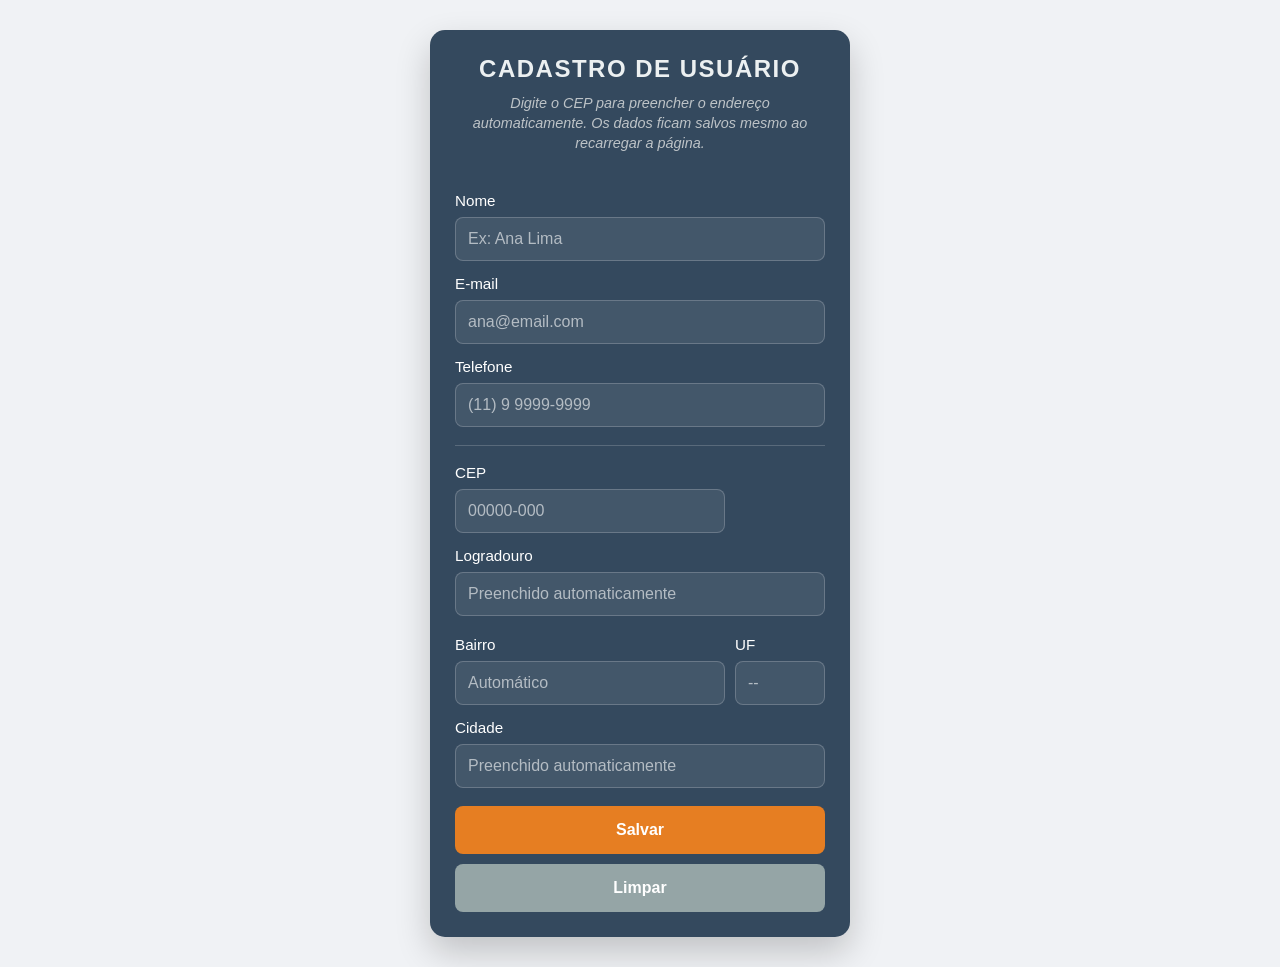
<file: Tarefa-M9-Formulario-Cadastro/index.html>
<!DOCTYPE html>
<html lang="pt-BR">
<head>
    <meta charset="UTF-8" />
    <meta name="viewport" content="width=device-width, initial-scale=1.0" />
    <title>Cadastro de Usuário</title>
    <link rel="stylesheet" href="styles.css" />
</head>
<body>
    <main class="card">
        <header>
            <h1>Cadastro de Usuário</h1>
            <p class="instrucao">
                Digite o CEP para preencher o endereço automaticamente. Os dados ficam salvos mesmo ao recarregar a página.
            </p>
        </header>

        <form id="form-cadastro">
            <fieldset>
                <legend>Dados</legend>

                <label for="nome">Nome</label>
                <input id="nome" name="nome" type="text" placeholder="Ex: Ana Lima" required />

                <label for="email">E-mail</label>
                <input id="email" name="email" type="email" placeholder="ana@email.com" required />

                <label for="telefone">Telefone</label>
                <input id="telefone" name="telefone" type="text" placeholder="(11) 9 9999-9999" required />

                <hr class="divisor" />

                <label for="cep">CEP</label>
                <div class="campo-cep">
                    <input id="cep" name="cep" type="text" placeholder="00000-000" maxlength="9" required />
                    <span id="cep-status" aria-live="polite"></span>
                </div>

                <label for="logradouro">Logradouro</label>
                <input id="logradouro" name="logradouro" type="text" placeholder="Preenchido automaticamente" />

                <div class="linha-dois">
                    <div class="campo-bairro">
                        <label for="bairro">Bairro</label>
                        <input id="bairro" name="bairro" type="text" placeholder="Automático" />
                    </div>
                    <div class="campo-uf">
                        <label for="uf">UF</label>
                        <input id="uf" name="uf" type="text" placeholder="--" maxlength="2" />
                    </div>
                </div>

                <label for="localidade">Cidade</label>
                <input id="localidade" name="localidade" type="text" placeholder="Preenchido automaticamente" />

                <div class="botoes">
                    <button type="submit">Salvar</button>
                    <button type="button" id="btn-limpar" class="botao-secundario">Limpar</button>
                </div>
            </fieldset>
        </form>

        <div id="msg-sucesso" class="msg-sucesso" hidden>
            Dados salvos com sucesso!
        </div>
    </main>

    <script src="scripts.js"></script>
</body>
</html>
</file>
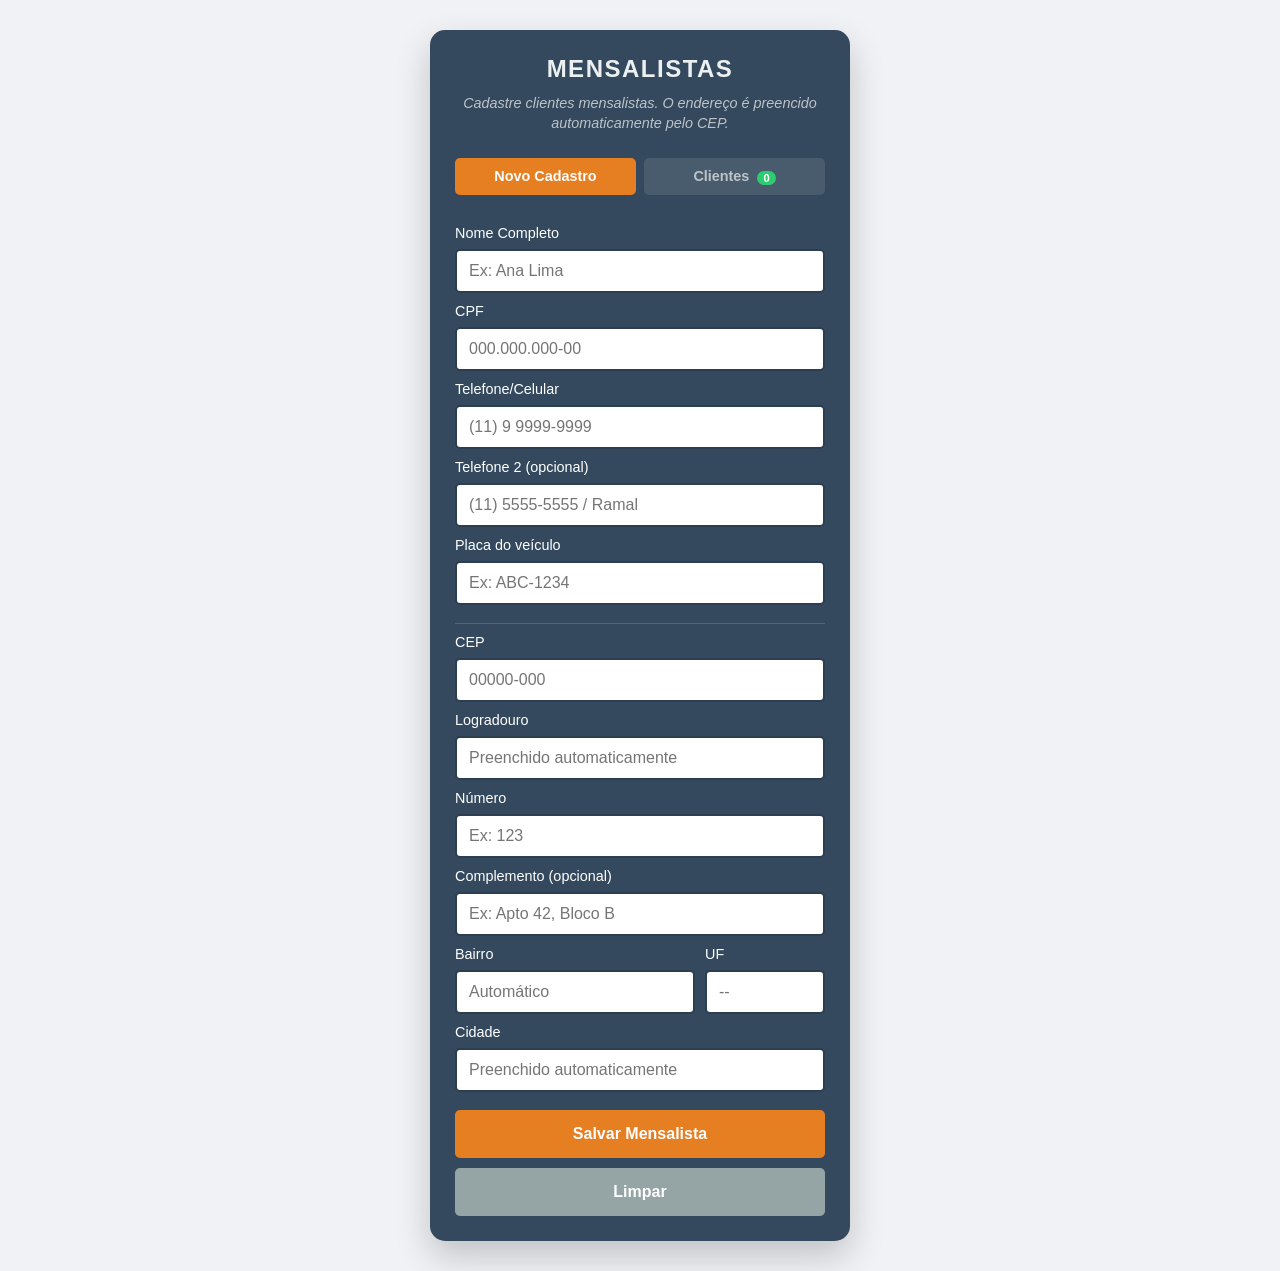
<file: Cadastro-Cliente/cadastro.html>
<!DOCTYPE html>
<html lang="pt-BR">
<head>
    <meta charset="UTF-8">
    <meta name="viewport" content="width=device-width, initial-scale=1.0">
    <title>Cadastro de Mensalista</title>
    <link rel="stylesheet" href="cadastro.css">
</head>
<body>

    <main class="parquimetro">

        <header>
            <h1>Mensalistas</h1>
            <p class="instrucao">
                Cadastre clientes mensalistas. O endereço é preencido automaticamente pelo CEP.
            </p>
        </header>

        <nav class="abas">
            <button class="aba ativa" id="aba-cadastro" type="button">
                Novo Cadastro
            </button>
            <button class="aba" id="aba-lista" type="button">
                Clientes <span id="contador-badge" class="badge">0</span>
            </button>
        </nav>

            <section id="secao-cadastro">
                <form id="form-cadastro" class="entrada-dinheiro" novalidate> <!--Desativa validaçã do navegador usando a nossa no js-->
                    <fieldset> <!--esse quadrado em volta -->
                        <legend>Dados do Mensalista</legend>

                        <label for="nome">Nome Completo</label>
                        <input 
                        type="text"
                        id="nome"
                        name="nome"
                        placeholder="Ex: Ana Lima"
                        required>

                        <label for="cpf">CPF</label>
                        <input 
                        type="text"
                        id="cpf"
                        name="cpf"
                        placeholder="000.000.000-00"
                        maxlength="14"
                        required> <!-- Faz com que o campo seja obrigatório-->
                        <!-- maxlength = limita a quantidade de caracteres que o usuário vai digitar neste caso 14. -->
                        
                        <label for="telefone">Telefone/Celular</label>
                        <input 
                        type="text"
                        id="telefone"
                        name="telefone"
                        placeholder="(11) 9 9999-9999"
                        maxlength="16"
                        required>

                        <label for="telefone2">Telefone 2 (opcional)</label>
                        <input 
                        type="text"
                        id="telefone2"
                        name="telefone2"
                        placeholder="(11) 5555-5555 / Ramal"
                        maxlength="16">

                        <label for="placa">Placa do veículo</label>
                        <input 
                        type="text"
                        id="placa"
                        name="placa"
                        placeholder="Ex: ABC-1234"
                        maxlength="8"
                        required>

                        <hr class="divisor">

                        <label for="cep">CEP</label>
                        <div class="campo-cep">
                            <input 
                            type="text"
                            id="cep"
                            name="cep"
                            placeholder="00000-000"
                            maxlength="9"
                            required>
                            <span id="cep-status" aria-live="polite"></span> 
                        <!-- type = text porque aceita espaço e outro caracteres. 
                                aria-live="polite" = para leitores de tela fica mais inclusivo -->
                        </div>

                        <!-- Os campos de rua, bairro e cidade serão preenchidos automaticamente pelo ViaCep atraves do js-->
                        <label for="logradouro">Logradouro</label>
                        <input
                        type="text"
                        id="logradouro"
                        name="logradouro"
                        placeholder="Preenchido automaticamente">

                        <label for="numero">Número</label>
                        <input
                        type="text"
                        id="numero"
                        name="numero"
                        placeholder="Ex: 123"
                        maxlength="10">

                        <label for="complemento">Complemento (opcional)</label>
                        <input
                        type="text"
                        id="complemento"
                        name="complemento"
                        placeholder="Ex: Apto 42, Bloco B"
                        maxlength="20">

                        <div class="linha-dois">
                            <div class="campo-bairro">

                                <label for="bairro">Bairro</label>
                                <input type="text" id="bairro" name="bairro" placeholder="Automático">
                            </div>
                            <div class="campo-uf">
                                <label for="uf">UF</label>
                                <input type="text" id="uf" name="uf" placeholder="--" maxlength="2">
                            </div>
                        </div>

                        <label for="localidade">Cidade</label>
                        <input 
                        type="text"
                        id="localidade"
                        name="localidade"
                        placeholder="Preenchido automaticamente">
                        <div class="botoes">
                            <button type="submit">Salvar Mensalista</button>
                            <button type="button" id="btn-limpar" class="botao-secundario">Limpar</button> <!-- Ira limpar via js -->
                        </div>

                    </fieldset>
                </form>

                <div id="msg-sucesso" class="msg-sucesso" hidden>
                    Mensalista cadastrado com sucesso!
                </div>
                <!-- hidden = esconde a mensagem acima, o js remove quando cadastro for salvo-->
            </section>

            <section id="secao-lista" hidden>
                <!-- hidden = escondida por padrão quando o js mostrar quando for clicado na aba clientes -->
                <div id="lista-vazia" class="lista-vazia">
                    <p>Nenhum mensalista cadastrado ainda.</p>
                </div>

                <ul id="lista-clientes" class="lista-clientes"></ul>
                <!-- ul vazia, o js vai preencher com os clientes salvos -->
                
                <div class="botoes" id="area-exportar" hidden>

                    <button type="button" id="btn-exportar" class="botao-exportar">
                        Exportar CSV
                    </button>
                </div>
            </section>
    </main>

    <script src="cadastro.js"></script>

</body>
</html>
</file>
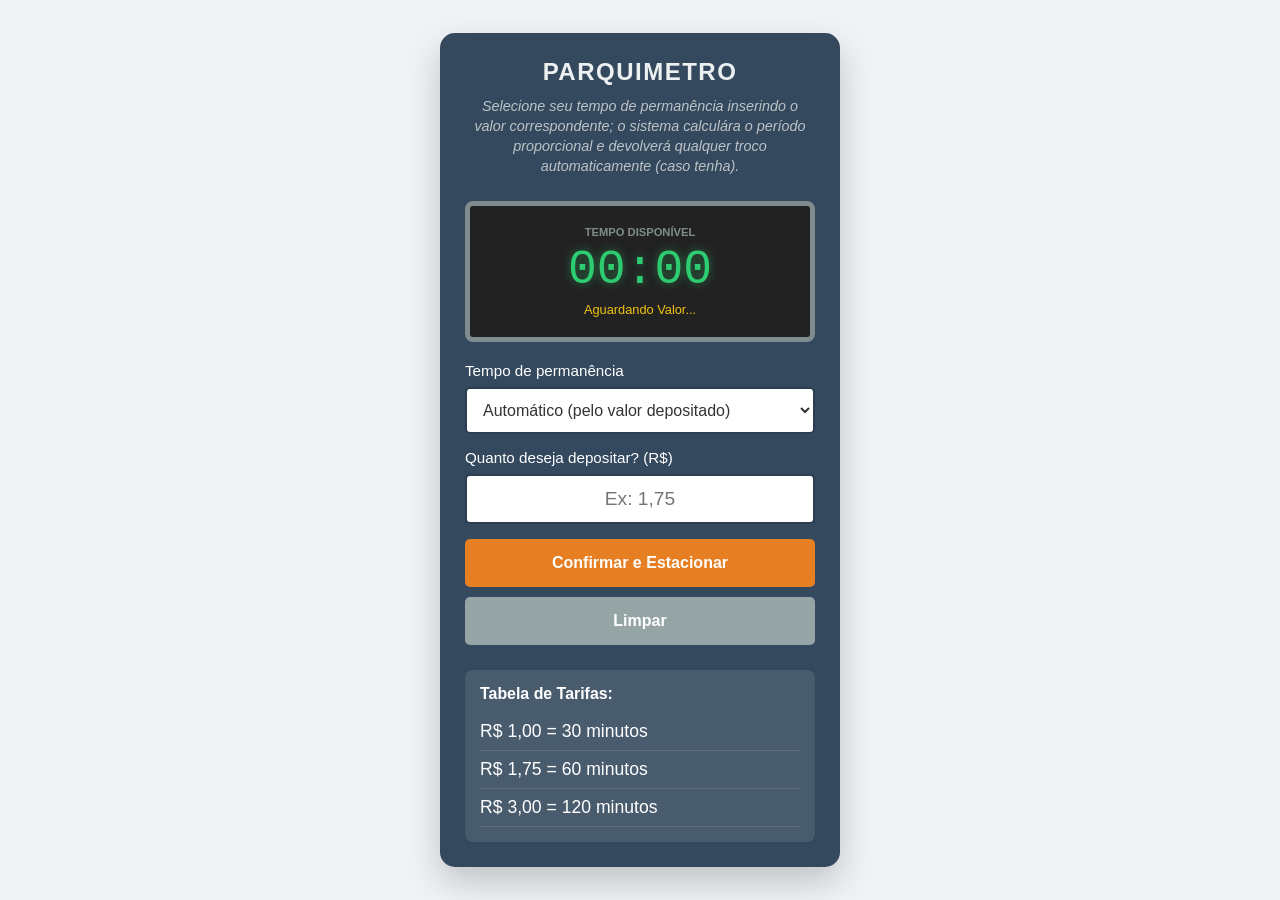
<file: Projeto-Parquimetro/parquimetro.html>
<!DOCTYPE html>
<html lang="pt-BR">
<head>
    <meta charset="UTF-8">
    <meta name="viewport" content="width=device-width, initial-scale=1.0">
    <title>Parquimetro</title>
    <link rel="stylesheet" href="parquimetro.css">
</head>
<body>        
    <main class="parquimetro">
        <!-- Cabeçalho / instruções do parquímetro -->
        <header>
            <h1>Parquimetro</h1>
            <p class="instrucao">
                Selecione seu tempo de permanência inserindo o valor correspondente; o sistema calculára o período proporcional e devolverá qualquer troco automaticamente (caso tenha).
            </p>
        </header>

        <!-- Painel digital (tempo e mensagens) -->
        <section class="painel-digital" aria-live="polite">
            <h2 class="titulo-secao">Tempo Disponível</h2>
            <output id="visor-tempo">00:00</output>
            <p id="mensagem-status">Aguardando Valor...</p>
        </section>

        <!-- Formulário de pagamento -->
        <form id="form-pagamento" class="entrada-dinheiro">
            <fieldset>
                <legend>Pagamento</legend>
                <label for="tempo-desejado">Tempo de permanência</label>
                <select id="tempo-desejado" required>
                    <option value="auto" selected>Automático (pelo valor depositado)</option>
                    <option value="30">30 minutos (R$ 1,00)</option>
                    <option value="60">60 minutos (R$ 1,75)</option>
                    <option value="120">120 minutos (R$ 3,00)</option>
                </select>

                <label for="valor-moeda">Quanto deseja depositar? (R$)</label>
                <input 
                type="text"
                id="valor-moeda"
                name="valor-moeda"
                inputmode="decimal"
                pattern="[0-9]+([\\.,][0-9]{1,2})?"
                placeholder="Ex: 1,75"
                enterkeyhint="done"
                autocomplete="off"
                required>
                <div class="botoes">
                    <button type="submit">Confirmar e Estacionar</button>
                    <button type="button" id="btn-limpar" class="botao-secundario">Limpar</button>
                </div>
            </fieldset>
        </form>

        <!-- Tabela de tarifas (ajuda visual) -->
        <aside class="ajuda-precos">
            <h3>Tabela de Tarifas:</h3>
            <ul>
                <li>R$ 1,00 = 30 minutos</li>
                <li>R$ 1,75 = 60 minutos</li>
                <li>R$ 3,00 = 120 minutos</li>
            </ul>
        </aside>

        <!-- Ticket/recibo (aparece após pagamento) -->
        <footer id="recibo-final" class="recibo-container" hidden>
            <div class="ticket-conteudo">
                <h3>Ticket Confirmado</h3>
                <hr>
                <p>Valor Depositado: R$ <strong id="recibo-valor">0,00</strong></p>
                <p>Tempo de Permanência: <strong id="recibo-tempo">0</strong>min</p>
                <p>Valor de Troco: R$ <strong id="recibo-troco">0,00</strong></p>
                <hr>
                <p class="rodape-ticket">Obrigado!</p>
            </div>
            <button type="button" id="btn-imprimir" onclick="window.print()">Imprimir Ticket</button>
            <button type="button" id="btn-novo-ticket" class="botao-secundario">Gerar Novo Ticket</button>
        </footer>
    </main>
    <script src="parquimetro.js"></script>
</body>
</html>
</file>
<file: Tarefa-M9-Formulario-Cadastro/styles.css>
/* Base / reset */
* {
    margin: 0;
    padding: 0;
    box-sizing: border-box;
    font-family: 'Segoe UI', roboto, helvetica, arial, sans-serif;
}

body {
    background-color: #f0f2f5;
    display: flex;
    align-items: flex-start;
    justify-content: center;
    min-height: 100vh;
    padding: 30px 15px;
}

.card {
    background-color: #34495e;
    width: 100%;
    max-width: 420px;
    padding: 25px;
    border-radius: 15px;
    box-shadow: 0 15px 35px rgba(0, 0, 0, 0.2);
    color: #fff;
}

header {
    text-align: center;
    margin-bottom: 25px;
}

h1 {
    font-size: 1.5rem;
    margin-bottom: 10px;
    color: #ecf0f1;
    text-transform: uppercase;
    letter-spacing: 1.5px;
}

.instrucao {
    font-size: 0.9rem;
    color: #bdc3c7;
    line-height: 1.4;
    font-style: italic;
}

fieldset {
    border: none;
}

legend {
    display: none;
}

label {
    display: block;
    margin: 14px 0 8px;
    font-size: 0.95rem;
}

input {
    width: 100%;
    font-size: 1rem;
    padding: 12px;
    border-radius: 8px;
    border: 1px solid rgba(255, 255, 255, 0.2);
    background: rgba(255, 255, 255, 0.08);
    color: #fff;
    outline: none;
}

input::placeholder {
    color: rgba(255, 255, 255, 0.6);
}

.divisor {
    border: 0;
    height: 1px;
    background: rgba(255, 255, 255, 0.18);
    margin: 18px 0;
}

.campo-cep {
    display: grid;
    grid-template-columns: 1fr auto;
    gap: 10px;
    align-items: center;
}

#cep-status {
    min-width: 90px;
    font-size: 0.9rem;
    color: #ecf0f1;
    opacity: 0.9;
}

.linha-dois {
    display: grid;
    grid-template-columns: 1fr 90px;
    gap: 10px;
    margin-top: 6px;
}

.botoes {
    margin-top: 18px;
    display: flex;
    flex-direction: column;
    gap: 10px;
}

button {
    width: 100%;
    padding: 15px;
    background-color: #e67e22;
    color: white;
    border: none;
    border-radius: 8px;
    font-weight: bold;
    font-size: 1rem;
    cursor: pointer;
    transition: background-color 0.3s ease;
}

button:hover {
    background-color: #d35400;
}

.botao-secundario {
    background-color: #95a5a6;
}

.botao-secundario:hover {
    background-color: #7f8c8d;
}

.msg-sucesso {
    margin-top: 14px;
    background: rgba(46, 204, 113, 0.12);
    border: 1px solid rgba(46, 204, 113, 0.25);
    color: #ecf0f1;
    padding: 12px;
    border-radius: 8px;
    text-align: center;
}
</file>
<file: Cadastro-Cliente/cadastro.css>
/* Reset / base */
* {
    margin: 0;
    padding: 0;
    box-sizing: border-box;
    font-family: 'Segoe UI', roboto, helvetica, arial, sans-serif;
}

/* Layout da página */
body {
    background-color: #f0f2f5;
    display: flex;
    justify-content: center;
    align-items: flex-start;
    min-height: 100vh;
    padding: 30px 15px;
}

/* Card principal */
.parquimetro {
    background-color: #34495e;
    width: 100%;
    max-width: 420px;
    padding: 25px;
    border-radius: 15px;
    box-shadow: 0 15px 35px rgba(0, 0, 0, 0.2);
    color: white;
}

/* Cabeçalho */
header {
    text-align: center;
    margin-bottom: 25px;
}

h1 {
    font-size: 1.5rem;
    margin-bottom: 10px;
    color: #ecf0f1;
    text-transform: uppercase;
    letter-spacing: 1.5px;
}

.instrucao {
    font-size: 0.9rem;
    color: #bdc3c7;
    line-height: 1.4;
    font-style: italic;
}

/* Formulário */
.entrada-dinheiro fieldset {
    border: none;
}

legend {
    display: none;
}

label {
    display: block;
    margin-bottom: 8px;
    margin-top: 10px;
    font-size: 0.9rem;
}

input {
    width: 100%;
    padding: 11px 12px;
    border-radius: 5px;
    border: 2px solid #2c3e50;
    background: #fff;
    color: #333;
    outline: none;
    transition: border-color 0.2s ease;
}

input:focus {
    border-color: #e67e22;
}

input.erro {
    border-color: #e74c3c;
}

/* Controles */
input,
select,
button {
    font-size: 1rem;
}

/* Botões */
button {
    width: 100%;
    padding: 15px;
    background-color: #e67e22;
    color: white;
    border: none;
    border-radius: 5px;
    font-weight: bold;
    font-size: 1rem;
    cursor: pointer;
    transition: background-color 0.3s ease;
}

button:hover {
    background-color: #d35400;
}

.botoes {
    margin-top: 18px;
    display: flex;
    flex-direction: column;
    gap: 10px;
}

.botao-secundario {
    background-color: #95a5a6;
}

.botao-secundario:hover {
    background-color: #7f8c8d;
}

.abas {
    display: flex;
    gap: 8px;
    margin-bottom: 20px;
}

.aba {
    flex: 1;
    padding: 10px;
    background-color: rgba(255, 255, 255, 0.1);
    color: #bdc3c7;
    border: none;
    border-radius: 5px;
    font-size: 0.9rem;
    font-weight: bold;
    cursor: pointer;
    transition: background-color 0.3s ease, color 0.3s ease;
    width: auto;
}

.aba:hover {
    background-color: rgba(255, 255, 255, 0.2);
    color: #ecf0f1;
}

.aba.ativa {
    background-color: #e67e22;
    color: white;
}

.badge {
    display: inline-block;
    background-color: #2ecc71;
    color: #fff;
    font-size: 0.7rem;
    font-weight: bold;
    border-radius: 10px;
    padding: 1px 6px;
    margin-left: 4px;
    vertical-align: middle;
}

.divisor {
    border: none;
    border-top: 1px solid rgba(255, 255, 255, 0.15);
    margin: 18px 0 6px;
}

.campo-cep {
    position: relative;
}

.cep-status {
    position: absolute;
    right: 12px;
    top: 50%;
    transform: translateY(-50%);
    font-size: 1rem;
}

.linha-dois {
    display: flex;
    gap: 10px;
}

.campo-bairro {
    flex: 2;
}

.campo-uf {
    flex: 1;
}

.msg-sucesso {
    margin-top: 15px;
    padding: 12px;
    background-color: rgba(46, 204, 113, 0.2);
    border: 1px solid #2ecc71;
    border-radius: 6px;
    color: #2ecc71;
    font-size: 0.9rem;
    text-align: center;
}

.lista-vazia {
    text-align: center;
    padding: 30px 0;
    color: #bdc9c7;
    font-style: italic;
    font-size: 0.9rem;
}

.lista-clientes {
    list-style: none;
    display: flex;
    flex-direction: column;
    gap: 10px;
}

.cliente-card {
    background-color: rgba(255, 255, 255, 0.08);
    border-radius: 8px;
    padding: 14px;
    border-left: 4px solid #e67e22;
}

.cliente-card .cliente-nome {
    font-weight: bold;
    font-size: 1rem;
    color: #ecf0f1;
    margin-bottom: 4px;
}

.cliente-card .cliente-info {
    font-size: 0.82rem;
    color: #bdc3c7;
    line-height: 1.6;
}

.cliente-card .cliente-placa {
    display: inline-block;
    background-color: #2c3e50;
    color: #f1c40f;
    font-weight: bold;
    font-size: 0.85rem;
    padding: 2px 8px;
    border-radius: 4px;
    margin-top: 6px;
    letter-spacing: 1px;
}

.botao-exportar {
    background-color: #27ae60;
}

.botao-exportar:hover {
    background-color: #1e8449;
}
</file>
<file: Projeto-Parquimetro/parquimetro.css>
/* Reset / base */
* {
    margin: 0;
    padding: 0;
    box-sizing: border-box;
    font-family: 'Segoe UI', roboto, helvetica, arial, sans-serif;
}

/* Layout da página */
body {
    background-color: #f0f2f5;
    display: flex;
    justify-content: center;
    align-items: center;
    min-height: 100vh;
}

/* Card principal */
.parquimetro {
    background-color: #34495e;
    width: 100%;
    max-width: 400px;
    padding: 25px;
    border-radius: 15px;
    box-shadow: 0 15px 35px rgba(0, 0, 0, 0.2);
    color: white;
}

/* Cabeçalho */
header {
    text-align: center;
    margin-bottom: 25px;
}

h1 {
    font-size: 1.5rem;
    margin-bottom: 10px;
    color: #ecf0f1;
    text-transform: uppercase;
    letter-spacing: 1.5px;
}

.instrucao {
    font-size: 0.9rem;
    color: #bdc3c7;
    line-height: 1.4;
    font-style: italic;
}

/* Painel digital */
.painel-digital {
    background-color: #222;
    border: 5px solid #7f8c8d;
    border-radius: 8px;
    padding: 20px;
    text-align: center;
    margin-bottom: 20px;
}

.titulo-secao {
    font-size: 0.7rem;
    color: #7f8c8d;
    text-transform: uppercase;
    margin-bottom: 5px;
}

#visor-tempo {
    display: block;
    font-size: 3rem;
    font-family: 'Courier New', Courier, monospace;
    color: #2ecc71;
    text-shadow: 0 0 10px rgba(46, 204, 113, 0.5);
}

#mensagem-status {
    font-size: 0.8rem;
    margin-top: 5px;
    color: #f1c40f;
}

/* Formulário */
.entrada-dinheiro fieldset {
    border: none;
}

legend {
    display: none;
}

label {
    display: block;
    margin-bottom: 8px;
    font-size: 0.95rem;
}

/* Controles */
input,
select,
button {
    font-size: 1rem;
}

/* Campo de valor (mobile-friendly: teclado decimal) */
#valor-moeda {
    width: 100%;
    padding: 12px;
    border-radius: 5px;
    border: 2px solid #2c3e50;
    font-size: 1.2rem;
    margin-bottom: 15px;
    text-align: center;
    outline: none;
}

/* Select de tempo */
select {
    width: 100%;
    padding: 12px;
    border-radius: 5px;
    border: 2px solid #2c3e50;
    font-size: 1rem;
    margin-bottom: 15px;
    outline: none;
    background: #fff;
    color: #333;
}

/* Botões */
button {
    width: 100%;
    padding: 15px;
    background-color: #e67e22;
    color: white;
    border: none;
    border-radius: 5px;
    font-weight: bold;
    font-size: 1rem;
    cursor: pointer;
    transition: background-color 0.3s ease;
}

button:hover {
    background-color: #d35400;
}

.botoes {
    display: flex;
    flex-direction: column;
    gap: 10px;
}

.botao-secundario {
    background-color: #95a5a6;
}

.botao-secundario:hover {
    background-color: #7f8c8d;
}

/* Tabela de tarifas */
.ajuda-precos {
    margin-top: 25px;
    background-color: rgba(255, 255, 255, 0.1);
    padding: 15px;
    border-radius: 8px;
    font-size: 0.85rem;
}

.ajuda-precos ul {
    list-style: none;
    margin-top: 10px;
}

.ajuda-precos li {
    display: flex;
    justify-content: space-between;
    padding: 8px 0;
    border-bottom: 1px solid rgba(255, 255, 255, 0.1);
    font-size: 1.1rem;
}

/* Ticket/recibo (tela) */
.recibo-container {
    margin-top: 20px;
    padding: 20px;
    background-color: #fff;
    color: #333;
    border-radius: 8px;
    border-left: 5px solid #71c5e6;
}

.recibo-container[hidden] {
    display: none;
}

/* Espaçamento entre botões do ticket */
#btn-imprimir {
    margin-top: 12px;
}

#btn-novo-ticket {
    margin-top: 10px;
}

/* Estilo de impressão (ticket) */
@media print {
    @page {
        margin: 10mm;
    }

    body {
        background: #fff !important;
        display: block !important;
        min-height: auto !important;
        padding: 0 !important;
    }
    .parquimetro {
        background: transparent !important;
        color: #000 !important;
        box-shadow: none !important;
        padding: 0 !important;
        max-width: none !important;
        border-radius: 0 !important;
    }
    header,
    .painel-digital,
    #form-pagamento,
    .ajuda-precos,
    #btn-imprimir,
    #btn-novo-ticket {
        display: none !important;
    }
    .recibo-container {
        display: block !important;
        margin: 0 !important;
        padding: 10mm 8mm !important;
        border: 1px dashed #000 !important;
        border-radius: 0 !important;
        background: #fff !important;
        color: #000 !important;
        box-shadow: none !important;
        -webkit-print-color-adjust: exact;
        print-color-adjust: exact;
    }
    #recibo-final {
        display: block !important;
        position: static !important;
        width: 80mm !important;
        margin: 0 auto !important;
        border: none !important;
    }

    .ticket-conteudo {
        font-family: "Courier New", Courier, monospace !important;
        font-size: 11pt !important;
        line-height: 1.25 !important;
    }

    .ticket-conteudo h3 {
        text-align: center !important;
        text-transform: uppercase !important;
        letter-spacing: 1px !important;
        margin-bottom: 6mm !important;
    }

    .ticket-conteudo p {
        margin: 3mm 0 !important;
    }

    .ticket-conteudo hr {
        border: none !important;
        border-top: 1px dashed #000 !important;
        margin: 5mm 0 !important;
    }

    .rodape-ticket {
        text-align: center !important;
        margin-top: 6mm !important;
    }
}
</file>
